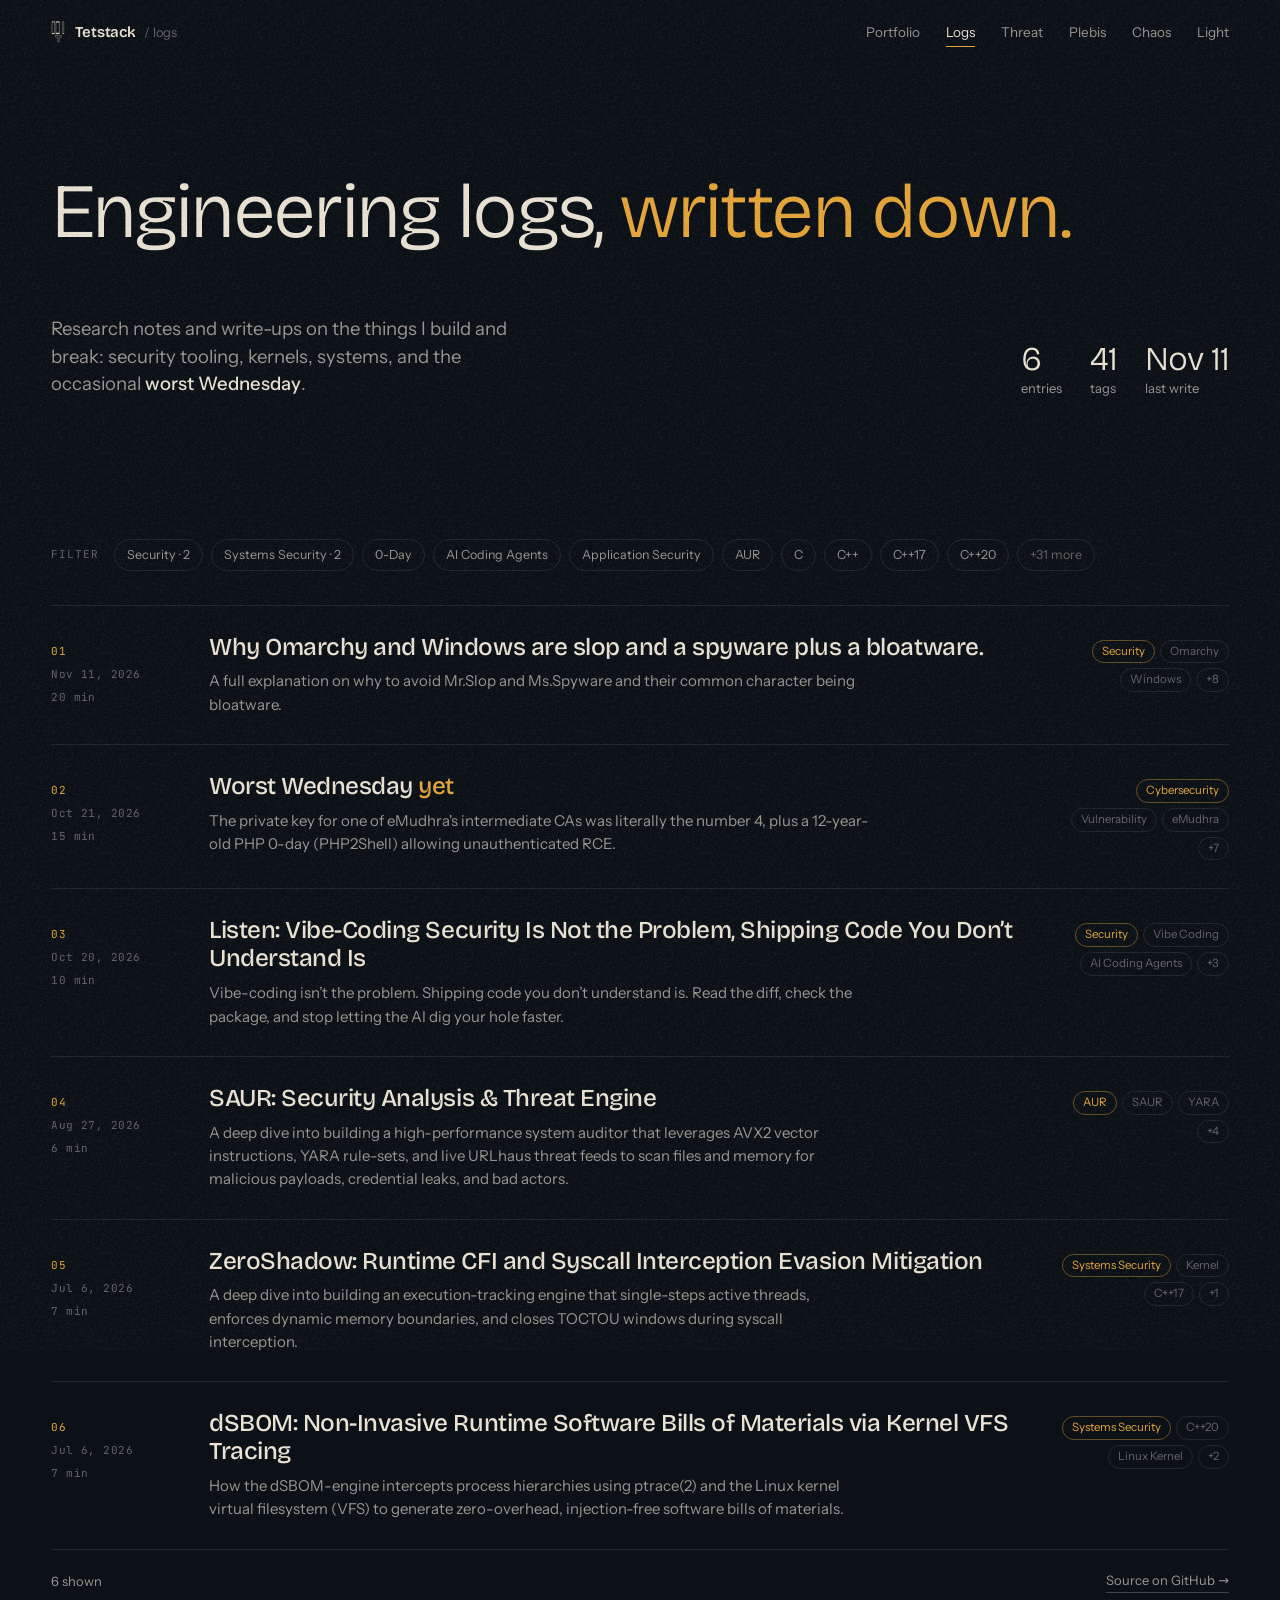
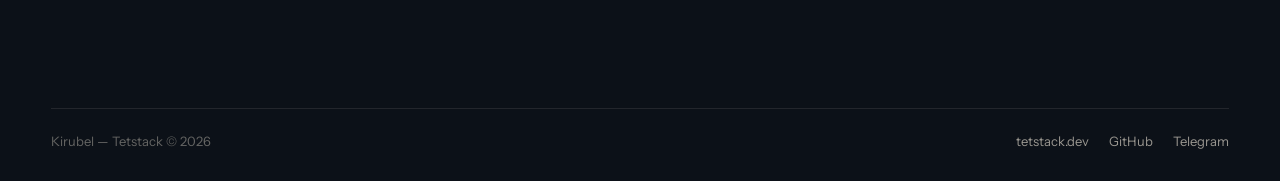
<file: index.html>
<!DOCTYPE html>
<html lang="en">
<head>
<meta charset="UTF-8">
<meta name="viewport" content="width=device-width, initial-scale=1.0, viewport-fit=cover">
<meta name="theme-color" content="#0c1118">
<meta name="description" content="Engineering logs by Kirubel (Tetstack): research notes and write-ups on security tooling, kernels and systems.">
<title>Tetstack — Engineering logs</title>
<link rel="canonical" href="https://logs.tetstack.dev/">
<meta property="og:type" content="website">
<meta property="og:site_name" content="Tetstack — Engineering logs">
<meta property="og:title" content="Engineering logs, written down.">
<meta property="og:description" content="Research notes and write-ups on security tooling, kernels, systems, and the occasional worst Wednesday.">
<meta property="og:url" content="https://logs.tetstack.dev/">
<meta property="og:image" content="https://logs.tetstack.dev/assets/og.jpg">
<meta property="og:image:width" content="1200">
<meta property="og:image:height" content="630">
<meta name="twitter:card" content="summary_large_image">
<meta name="twitter:title" content="Engineering logs, written down.">
<meta name="twitter:description" content="Research notes and write-ups on security tooling, kernels, systems, and the occasional worst Wednesday.">
<meta name="twitter:image" content="https://logs.tetstack.dev/assets/og.jpg">
<link rel="icon" href="/assets/favicon.svg" type="image/svg+xml">
<link rel="preload" href="/assets/fonts/bricolage-grotesque-latin-wght-normal.woff2" as="font" type="font/woff2" crossorigin>
<link rel="preload" href="/assets/fonts/instrument-sans-latin-400-normal.woff2" as="font" type="font/woff2" crossorigin>
<script>try{if(localStorage.getItem('tetstack-theme')==='light')document.documentElement.classList.add('light')}catch(e){}</script>
<link rel="stylesheet" href="/assets/tetstack.css">
<style>
.hero{padding:calc(120px + 6vh) 0 0}
.hero h1{font-family:var(--serif);font-weight:300;font-size:clamp(38px,6vw,92px);line-height:1;letter-spacing:-.035em;font-variation-settings:'opsz' 96}
.hero h1 em{font-style:normal;color:var(--acc)}
.hero-row{display:grid;grid-template-columns:1.1fr .9fr;gap:40px;margin-top:clamp(36px,5vw,64px);align-items:end}
.hero p{font-size:clamp(17px,1.45vw,21px);line-height:1.5;color:var(--fg-2);max-width:40ch}
.hero p b{font-weight:500;color:var(--fg)}
.stats{display:flex;gap:28px;justify-self:end;font-size:13px;color:var(--fg-2)}
.stats span{display:flex;flex-direction:column;gap:2px}
.stats b{font-family:var(--serif);font-weight:300;font-size:clamp(26px,2.6vw,38px);line-height:1;letter-spacing:-.03em;color:var(--fg)}
@media (max-width:860px){.hero-row{grid-template-columns:1fr;gap:26px}.stats{justify-self:start}}

.stream{padding:clamp(80px,11vw,150px) 0 0}
.filters{display:flex;flex-wrap:wrap;align-items:center;gap:8px;margin-bottom:clamp(22px,3vw,34px)}
.filters .mono{margin-right:8px}
.chip{font-size:12.5px;color:var(--fg-2);border:1px solid var(--line);border-radius:999px;padding:5px 12px;transition:color .25s,border-color .25s,background .25s}
.chip:hover{color:var(--fg);border-color:var(--line-2)}
.chip.on{background:var(--fg);color:var(--bg);border-color:var(--fg)}
.chip-more{color:var(--fg-3)}
#clear-tags{font-size:12.5px;color:var(--fg-3);margin-left:6px}#clear-tags:hover{color:var(--fg)}
#clear-tags[hidden]{display:none}
.posts{border-top:1px solid var(--line)}
.post{display:grid;grid-template-columns:130px 1fr 170px;gap:28px;align-items:baseline;padding:28px 0;border-bottom:1px solid var(--line);transition:opacity .35s}
.posts:hover .post{opacity:.45}.posts .post:hover{opacity:1}
.post[hidden]{display:none}
.post .d{font-family:var(--mono);font-size:11px;letter-spacing:.04em;color:var(--fg-3);display:flex;flex-direction:column;gap:6px}
.post .d i{font-style:normal;color:var(--acc)}
.post h2{font-family:var(--serif);font-weight:500;font-size:clamp(20px,1.9vw,27px);line-height:1.15;letter-spacing:-.02em}
.post h2 em{font-style:normal;color:var(--acc)}
.post p{margin-top:8px;font-size:15px;color:var(--fg-2);max-width:66ch;display:-webkit-box;-webkit-line-clamp:3;line-clamp:3;-webkit-box-orient:vertical;overflow:hidden}
.post .t{display:flex;flex-wrap:wrap;justify-content:flex-end;gap:5px;font-size:11.5px;color:var(--fg-3)}
.post .t span{border:1px solid var(--line);border-radius:999px;padding:2px 9px}
.post .t span:first-child{color:var(--acc);border-color:rgba(228,165,58,.4)}
html.light .post .t span:first-child{border-color:rgba(181,73,27,.4)}
.msg{padding:28px 0;font-size:14px;color:var(--fg-3)}
.msg.err{color:var(--red)}
.list-foot{display:flex;justify-content:space-between;align-items:center;padding-top:20px;font-size:13px;color:var(--fg-2)}
@media (max-width:860px){.post{grid-template-columns:1fr;gap:10px}.post .d{flex-direction:row;gap:14px}.post .t{justify-content:flex-start}}
</style>
</head>
<body>
<div id="grain" aria-hidden="true"></div>
<header class="nav">
  <a class="brand" href="https://tetstack.dev" aria-label="Tetstack home"><svg viewBox="0 0 120 192" fill="none" stroke-linecap="square" aria-hidden="true"><g class="lg-ink" stroke="#e9e2d3" fill="none"><path d="M30 40 V6 H8 V112 H30 V54" stroke-width="3.2"/><rect x="8" y="105" width="22" height="7" stroke="none" fill="#e9e2d3"/><rect x="8" y="6" width="22" height="4" stroke="none" fill="#e9e2d3"/><path d="M42 70 V6 H72 V112 H42 V82" stroke-width="3.2"/><rect x="42" y="6" width="30" height="6.5" stroke="none" fill="#e9e2d3"/><rect x="42" y="103" width="30" height="9" stroke="none" fill="#e9e2d3"/><path d="M102 6 H110 V112 H102 Z" stroke-width="2.6"/><rect x="102" y="106" width="8" height="6" stroke="none" fill="#e9e2d3"/><path d="M40.2 126.6 C53 125.6 74 125.9 88.4 127 L88.8 141.4 C83.6 141.1 76.6 140.9 70.8 141.6 L71.2 182.8 C66.6 183 61.6 183.2 58 183 L57.4 142 C50.6 141.6 44.6 141.8 40.8 140.8 Z" stroke-width="2.6" fill="none"/></g></svg>Tetstack <small>/ logs</small></a>
  <nav class="nav-links" aria-label="Sites">
    <a href="https://tetstack.dev">Portfolio</a>
    <a href="/" class="on keep">Logs</a>
    <a href="https://threat.tetstack.dev">Threat</a>
    <a href="https://plebis.tetstack.dev">Plebis</a>
    <a href="https://chaos.tetstack.dev">Chaos</a>
    <button type="button" id="theme" aria-pressed="false" aria-label="Switch to light theme">Light</button>
  </nav>
</header>

<main>
  <section class="hero wrap">
    <h1 class="rv">Engineering logs, <em>written down.</em></h1>
    <div class="hero-row">
      <p class="rv">Research notes and write-ups on the things I build and break: security tooling, kernels, systems, and the occasional <b>worst Wednesday</b>.</p>
      <div class="stats rv">
        <span><b id="stat-entries">—</b>entries</span>
        <span><b id="stat-tags">—</b>tags</span>
        <span><b id="stat-last">—</b>last write</span>
      </div>
    </div>
  </section>

  <section class="stream wrap" aria-label="Log entries">
    <div class="filters rv"><span class="mono">Filter</span><div id="tag-cloud" style="display:contents"></div><button type="button" id="clear-tags" hidden>clear ×</button></div>
    <div class="posts rv" id="posts-container"><p class="msg">Loading entries…</p></div>
    <div class="list-foot rv"><span><span id="shown-count">0</span> shown</span><a class="ul" href="https://github.com/PicasoTheDeal/Engineering-logs" target="_blank" rel="noopener noreferrer">Source on GitHub →</a></div>
  </section>

  <footer class="foot wrap">
    <span>Kirubel — Tetstack © 2026</span>
    <nav>
      <a href="https://tetstack.dev">tetstack.dev</a>
      <a href="https://github.com/PicasoTheDeal" target="_blank" rel="noopener noreferrer">GitHub</a>
      <a href="https://t.me/Tetstack" target="_blank" rel="noopener noreferrer">Telegram</a>
    </nav>
  </footer>
</main>

<script src="/assets/tetstack.js"></script>
<script>
function escapeHtml(s){
  return String(s == null ? '' : s).replace(/[&<>"']/g, c => ({'&':'&amp;','<':'&lt;','>':'&gt;','"':'&quot;',"'":'&#39;'}[c]));
}
function parseDate(str){
  if (!str) return null;
  const d = new Date(str);
  return isNaN(d.getTime()) ? null : d;
}
const MONTHS = ['Jan','Feb','Mar','Apr','May','Jun','Jul','Aug','Sep','Oct','Nov','Dec'];
function fmtDate(d){ return d ? MONTHS[d.getMonth()] + ' ' + d.getDate() + ', ' + d.getFullYear() : '—'; }
function shortDate(d){ return d ? MONTHS[d.getMonth()] + ' ' + d.getDate() : '—'; }
function tagsOf(log){ return (log.category || 'Systems').split(',').map(t => t.trim()).filter(Boolean); }
function setText(id, v){ const el = document.getElementById(id); if (el) el.textContent = String(v); }

const active = new Set();
const MAX_CHIPS = 10;

function renderEntry(log, idx){
  const d = parseDate(log.date);
  const tags = tagsOf(log);
  const a = document.createElement('a');
  a.className = 'post';
  a.href = '/post.html?id=' + encodeURIComponent(log.id);
  a.dataset.tags = JSON.stringify(tags.map(t => t.toLowerCase()));
  a.innerHTML =
    '<span class="d"><i>' + String(idx + 1).padStart(2, '0') + '</i><span>' + fmtDate(d) + '</span><span>' + escapeHtml(String(log.readTime || '?')) + ' min</span></span>' +
    '<span><h2>' + escapeHtml(log.title || 'untitled').replace(/\*([^*]+)\*/g, '<em>$1</em>') + '</h2><p>' + escapeHtml(log.excerpt || '') + '</p></span>' +
    '<span class="t">' + tags.slice(0, 3).map(t => '<span>' + escapeHtml(t) + '</span>').join('') + (tags.length > 3 ? '<span>+' + (tags.length - 3) + '</span>' : '') + '</span>';
  return a;
}

function applyFilter(){
  let shown = 0;
  document.querySelectorAll('#posts-container .post').forEach(el => {
    const tags = JSON.parse(el.dataset.tags || '[]');
    const ok = !active.size || tags.some(t => active.has(t));
    el.hidden = !ok;
    if (ok) shown++;
  });
  setText('shown-count', shown);
  document.getElementById('clear-tags').hidden = !active.size;
  document.querySelectorAll('.chip').forEach(c => c.classList.toggle('on', active.has(c.dataset.tag)));
}

async function fetchLogs(){
  const postsContainer = document.getElementById('posts-container');
  const tagCloud = document.getElementById('tag-cloud');
  try {
    const res = await fetch('/posts.json', { cache: 'no-cache' });
    if (!res.ok) throw new Error(res.status);
    const logs = await res.json();
    postsContainer.innerHTML = '';
    tagCloud.innerHTML = '';
    if (!Array.isArray(logs) || !logs.length){
      postsContainer.innerHTML = '<p class="msg">Nothing here yet.</p>';
      return;
    }
    const sorted = [...logs].sort((a, b) => (parseDate(b.date) || 0) - (parseDate(a.date) || 0));
    const tagCount = new Map();
    sorted.forEach((log, i) => {
      tagsOf(log).forEach(t => { const k = t.toLowerCase(); tagCount.set(k, { label: t, n: ((tagCount.get(k) || {}).n || 0) + 1 }); });
      postsContainer.appendChild(renderEntry(log, i));
    });
    const ranked = [...tagCount.entries()].sort((a, b) => b[1].n - a[1].n || a[1].label.localeCompare(b[1].label));
    let expanded = false;
    function drawChips(){
      tagCloud.innerHTML = '';
      (expanded ? ranked : ranked.slice(0, MAX_CHIPS)).forEach(([k, v]) => {
        const chip = document.createElement('button');
        chip.type = 'button';
        chip.className = 'chip' + (active.has(k) ? ' on' : '');
        chip.dataset.tag = k;
        chip.textContent = v.label + (v.n > 1 ? ' · ' + v.n : '');
        chip.addEventListener('click', () => { active.has(k) ? active.delete(k) : active.add(k); applyFilter(); });
        tagCloud.appendChild(chip);
      });
      if (ranked.length > MAX_CHIPS){
        const more = document.createElement('button');
        more.type = 'button'; more.className = 'chip chip-more';
        more.textContent = expanded ? 'less' : '+' + (ranked.length - MAX_CHIPS) + ' more';
        more.addEventListener('click', () => { expanded = !expanded; drawChips(); });
        tagCloud.appendChild(more);
      }
    }
    drawChips();
    setText('stat-entries', logs.length);
    setText('stat-tags', tagCount.size);
    setText('stat-last', shortDate(parseDate(sorted[0].date)));
    applyFilter();
    TS.reveal(postsContainer);
  } catch (e){
    postsContainer.innerHTML = '<p class="msg err">Couldn’t load the entries.</p>';
  }
}
document.getElementById('clear-tags').addEventListener('click', () => { active.clear(); applyFilter(); });
document.addEventListener('DOMContentLoaded', fetchLogs);
</script>
</body>
</html>
</file>
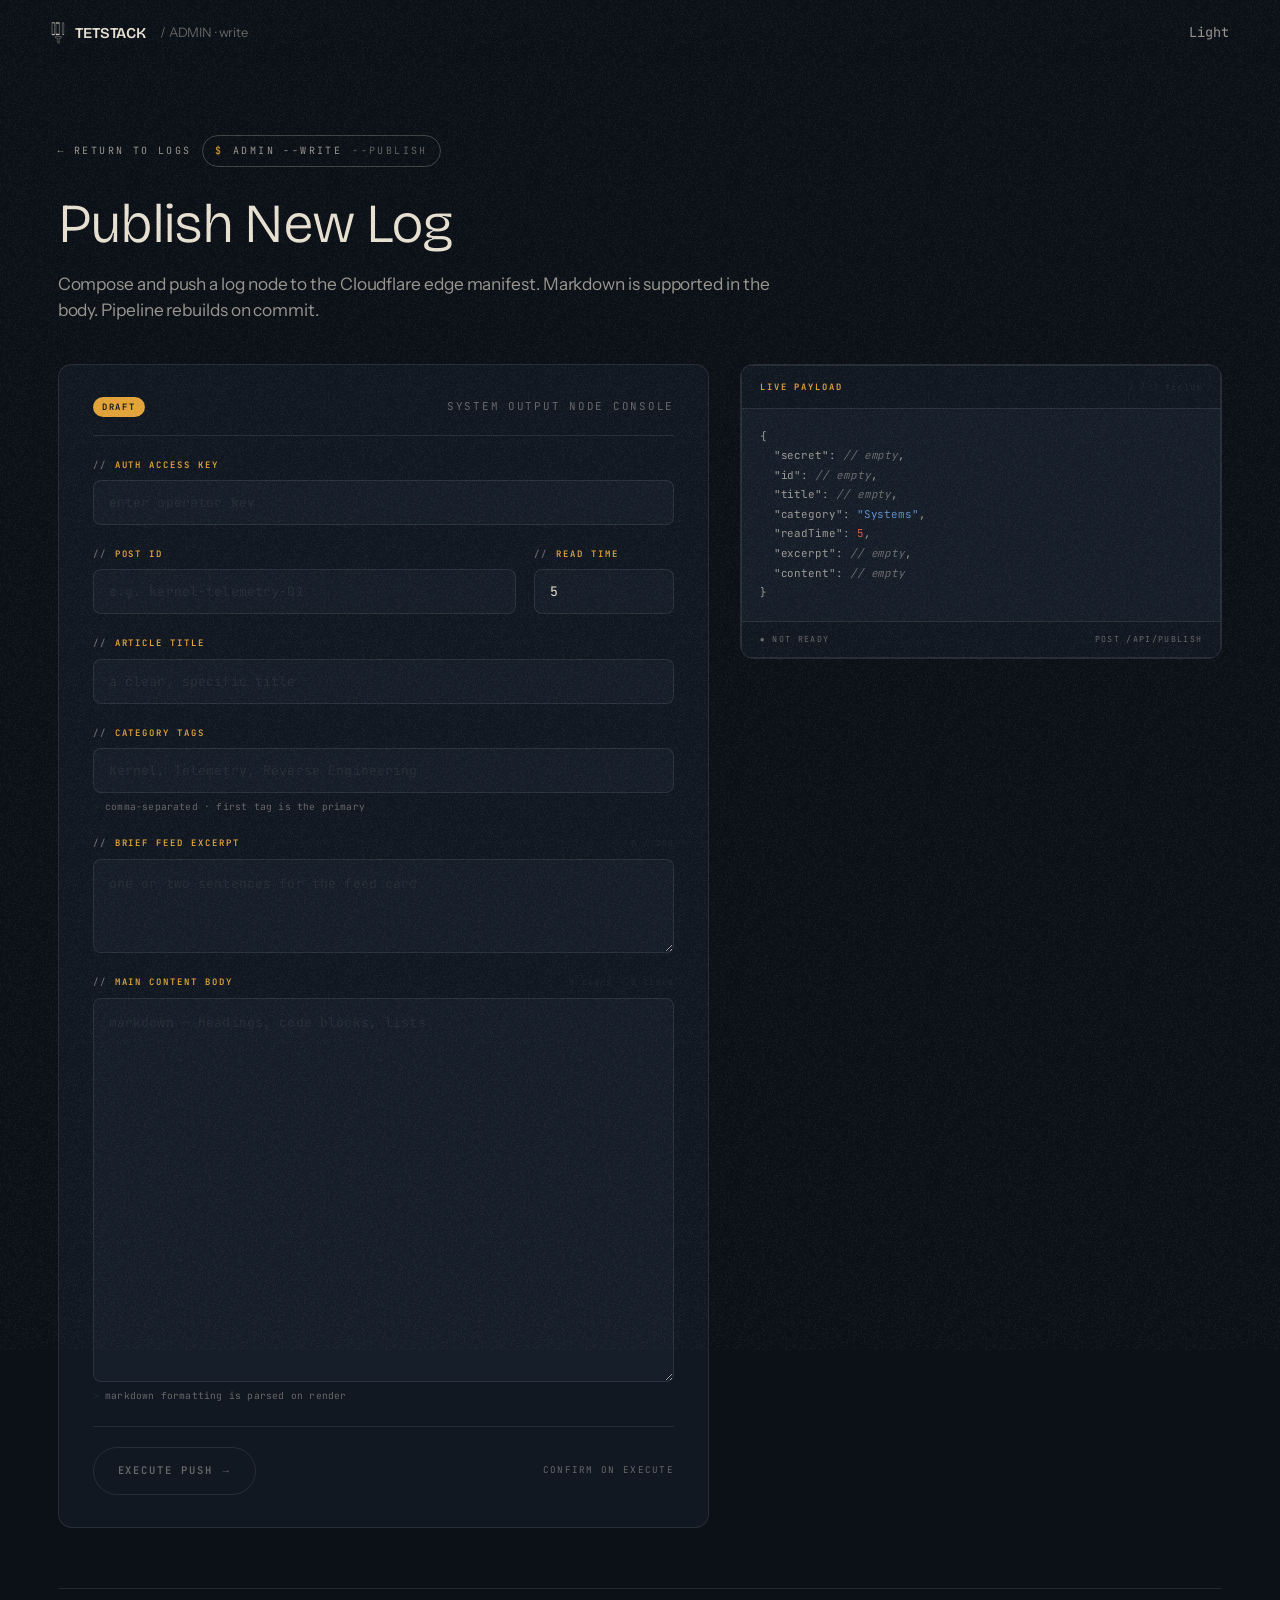
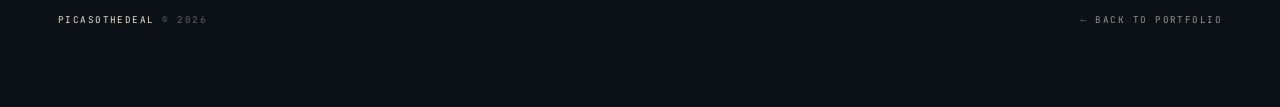
<file: admin/index.html>
<!DOCTYPE html>
<html lang="en">
<head>
<meta charset="UTF-8">
<meta name="theme-color" content="#0c1118">
<meta name="robots" content="noindex">
<meta name="viewport" content="width=device-width, initial-scale=1.0">
<title>Systems Console — Node Writer</title>
<script>try{if(localStorage.getItem('tetstack-theme')==='light')document.documentElement.classList.add('light')}catch(e){}</script>
<link rel="icon" href="/assets/favicon.svg" type="image/svg+xml">
<link rel="stylesheet" href="/assets/tetstack.css?v=2">
<style>
:root{
  --white:#ffffff;
  --lime-cream:#e7ff8d;
  --chartreuse:#ceff1a;
  --forest-moss:#67800d;
  --black:#000000;

  --bg:#233D4D;
  --fg:#ffffff;
  --fg-dim:rgba(255,255,255,.62);
  --fg-faint:rgba(255,255,255,.36);
  --fg-ghost:rgba(255,255,255,.14);
  --line:rgba(255,255,255,.14);
  --line-hi:rgba(255,255,255,.34);

  --font-mono:'JetBrains Mono','SF Mono','Cascadia Code','Consolas',monospace;
  --font-serif:'Instrument Serif',Georgia,'Times New Roman',serif;
  --font-pixel:'Press Start 2P',system-ui;

  --ease:cubic-bezier(.22,1,.36,1);

  --dune-bg:none;
}

*,*::before,*::after{box-sizing:border-box;margin:0;padding:0;}

html{background:var(--bg);font-size:16px;-webkit-font-smoothing:antialiased;-moz-osx-font-smoothing:grayscale;}

body{
  min-height:100vh;
  background:var(--bg);
  color:var(--fg);
  font-family:var(--font-mono);
  font-weight:400;
  line-height:1.6;
  letter-spacing:-.005em;
}

::selection{background:var(--chartreuse); color:var(--black);}

#bg-canvas{position:fixed; inset:0; z-index:0; pointer-events:none; opacity:.34;}

.topbar{
  position:fixed; top:0; left:0; right:0; z-index:65;
  display:flex; align-items:center; justify-content:space-between;
  padding:22px clamp(24px,3.4vw,60px);
  pointer-events:none;
  border-bottom:1px solid rgba(255,255,255,.06);
  box-shadow:0 8px 32px rgba(0,0,0,.55);
  backdrop-filter:blur(14px) saturate(1.4);
  -webkit-backdrop-filter:blur(14px) saturate(1.4);
}
.wordmark{
  font-family:var(--font-pixel);
  font-size:.7rem;
  letter-spacing:.04em;
  color:var(--white);
  text-decoration:none;
  pointer-events:auto;
}
.wordmark .dot{color:var(--chartreuse);}
.wordmark .slash{color:rgba(255,255,255,.35); margin:0 3px; font-family:var(--font-mono); font-weight:400;}
.top-meta{
  display:flex; align-items:center; gap:14px;
  font-family:var(--font-mono);
  font-size:.62rem;
  letter-spacing:.2em;
  text-transform:uppercase;
  color:rgba(255,255,255,.55);
}
.top-meta .sep{color:rgba(255,255,255,.2);}

.page-wrapper{
  position:relative;
  z-index:2;
  max-width:1280px;
  margin:0 auto;
  padding:clamp(96px,13vh,140px) clamp(24px,4.5vw,80px) 80px;
}

.back-link{
  position:relative;
  display:inline-flex;
  align-items:center;
  gap:8px;
  font-family:var(--font-mono);
  font-size:.62rem;
  letter-spacing:.22em;
  text-transform:uppercase;
  color:var(--fg-dim);
  text-decoration:none;
  padding-bottom:3px;
  margin-bottom:34px;
  transition:color .3s var(--ease);
}
.back-link i{font-size:.82rem; color:var(--fg-faint); transition:color .3s var(--ease), transform .35s var(--ease);}
.back-link::after{
  content:'';
  position:absolute; left:0; bottom:0;
  width:100%; height:1px;
  background:var(--chartreuse);
  transform:scaleX(0);
  transform-origin:left;
  transition:transform .45s var(--ease);
}
.back-link:hover{color:var(--white);}
.back-link:hover i{color:var(--chartreuse); transform:translateX(-3px);}
.back-link:hover::after{transform:scaleX(1);}

.console-prompt{
  display:flex;
  align-items:center;
  gap:10px;
  font-family:var(--font-mono);
  font-size:.72rem;
  color:var(--forest-moss);
  margin-bottom:22px;
  letter-spacing:.02em;
}
.console-prompt .path{color:var(--fg-faint);}
.console-prompt .dollar{color:var(--chartreuse);}

.console-title{
  font-family:var(--font-mono);
  font-size:clamp(1.6rem,4vw,2.6rem);
  font-weight:600;
  letter-spacing:-.04em;
  line-height:1.1;
  color:var(--white);
  margin-bottom:14px;
}
.console-title .caret{
  display:inline-block;
  width:.42em; height:.9em;
  background:var(--chartreuse);
  vertical-align:-.05em;
  margin-left:6px;
  animation:caret 1.1s steps(2,start) infinite;
}
@keyframes caret{0%,49%{opacity:1;}50%,100%{opacity:0;}}

.console-sub{
  font-family:var(--font-mono);
  font-size:.78rem;
  line-height:1.8;
  color:var(--fg-dim);
  max-width:60ch;
  margin-bottom:clamp(32px,4.5vh,48px);
}

.console-grid{
  display:grid;
  grid-template-columns:minmax(0,1.35fr) minmax(0,1fr);
  gap:clamp(20px,2.4vw,32px);
  align-items:start;
}

.panel{
  border:1px solid var(--line);
  padding:clamp(22px,3.4vw,32px) clamp(22px,3.2vw,34px);
  display:flex;
  flex-direction:column;
  gap:22px;
}

.panel-head{
  display:flex;
  align-items:center;
  gap:14px;
  padding-bottom:18px;
  border-bottom:1px solid var(--line);
}
.panel-badge{
  display:inline-flex;
  align-items:center;
  gap:8px;
  font-family:var(--font-mono);
  font-size:.55rem;
  font-weight:600;
  letter-spacing:.22em;
  text-transform:uppercase;
  color:var(--black);
  background:var(--chartreuse);
  padding:3px 9px;
}
.panel-head-title{
  font-family:var(--font-mono);
  font-size:.68rem;
  letter-spacing:.16em;
  text-transform:uppercase;
  color:var(--fg-faint);
  margin-left:auto;
}

.field{display:flex; flex-direction:column; gap:8px;}

.field-label{
  font-family:var(--font-mono);
  font-size:.56rem;
  font-weight:600;
  letter-spacing:.22em;
  text-transform:uppercase;
  color:var(--chartreuse);
  display:flex;
  align-items:center;
  gap:8px;
}
.field-label::before{content:'// '; color:var(--forest-moss);}
.field-label .field-count{
  margin-left:auto;
  font-size:.52rem;
  letter-spacing:.14em;
  color:var(--fg-ghost);
  font-weight:500;
  text-transform:none;
}

.field-hint{
  font-family:var(--font-mono);
  font-size:.6rem;
  color:var(--fg-faint);
  letter-spacing:.02em;
  margin-top:-2px;
}
.field-hint::before{content:'> '; color:var(--fg-ghost);}

input[type="password"],
input[type="text"],
input[type="number"],
textarea{
  width:100%;
  border:1px solid var(--line);
  padding:13px 15px;
  color:var(--white);
  font-family:var(--font-mono);
  font-size:.82rem;
  letter-spacing:.01em;
  caret-color:var(--chartreuse);
  transition:border-color .3s var(--ease), box-shadow .3s var(--ease);
  outline:none;
  resize:vertical;
  background-color:#233D4D;
  background-image:
    linear-gradient(rgba(35,61,77,0.88), rgba(35,61,77,0.88)),
    var(--dune-bg);
  background-size:cover;
  background-position:center;
  background-repeat:no-repeat;
}
textarea{line-height:1.7; min-height:80px;}
input::placeholder, textarea::placeholder{color:var(--fg-ghost);}
input:hover, textarea:hover{border-color:var(--line-hi);}
input:focus, textarea:focus{
  border-color:var(--chartreuse);
  box-shadow:0 0 0 3px rgba(206,255,26,.12);
}

.field-row{
  display:grid;
  grid-template-columns:1fr 140px;
  gap:18px;
}

.actions{
  display:flex;
  align-items:center;
  gap:14px;
  padding-top:20px;
  border-top:1px solid var(--line);
  flex-wrap:wrap;
}

.btn{
  display:inline-flex;
  align-items:center;
  gap:10px;
  padding:13px 24px;
  font-family:var(--font-mono);
  font-size:.66rem;
  font-weight:600;
  letter-spacing:.18em;
  text-transform:uppercase;
  cursor:pointer;
  border:1px solid;
  background:transparent;
  transition:all .3s var(--ease);
}
.btn i{font-size:.9rem; transition:transform .35s var(--ease);}

.btn-primary{
  background:var(--chartreuse);
  color:var(--black);
  border-color:var(--chartreuse);
}
.btn-primary:hover:not(:disabled){
  background:transparent;
  color:var(--chartreuse);
  border-color:var(--chartreuse);
}
.btn-primary:hover:not(:disabled) i{transform:translateX(4px);}
.btn-primary:disabled{
  background:transparent;
  color:var(--fg-ghost);
  border-color:var(--line);
  cursor:not-allowed;
  opacity:.55;
}

.btn-note{
  font-family:var(--font-mono);
  font-size:.58rem;
  letter-spacing:.14em;
  text-transform:uppercase;
  color:var(--fg-faint);
  margin-left:auto;
}

.status{
  display:none;
  padding:14px 18px;
  border:1px solid var(--line);
  font-family:var(--font-mono);
  font-size:.74rem;
  line-height:1.7;
  letter-spacing:.01em;
  word-break:break-word;
}
.status.visible{display:block;}
.status-pending{border-color:var(--line-hi); color:var(--chartreuse);}
.status-ok{border-color:var(--chartreuse); color:var(--lime-cream);}
.status-err{border-color:var(--white); background:var(--white); color:var(--black); background-image:none;}
.status .status-prefix{font-weight:700; margin-right:6px;}

.payload-panel{
  position:sticky;
  top:88px;
  display:flex;
  flex-direction:column;
  gap:0;
}
.payload-head{
  display:flex;
  align-items:center;
  gap:12px;
  padding:14px 18px;
  border:1px solid var(--line);
  border-bottom:none;
}
.payload-head .payload-label{
  font-family:var(--font-mono);
  font-size:.55rem;
  font-weight:600;
  letter-spacing:.22em;
  text-transform:uppercase;
  color:var(--chartreuse);
}
.payload-head .payload-count{
  margin-left:auto;
  font-family:var(--font-mono);
  font-size:.55rem;
  letter-spacing:.14em;
  color:var(--fg-ghost);
}

.payload-body{
  border:1px solid var(--line);
  padding:18px;
  max-height:520px;
  overflow:auto;
  scrollbar-width:thin;
  scrollbar-color:rgba(255,255,255,.18) transparent;
}
.payload-body::-webkit-scrollbar{width:6px;}
.payload-body::-webkit-scrollbar-thumb{background:rgba(255,255,255,.18);}

.payload-code{
  font-family:var(--font-mono);
  font-size:.68rem;
  line-height:1.8;
  color:var(--fg-dim);
  white-space:pre-wrap;
  word-break:break-word;
  margin:0;
}
.payload-code .pk{color:var(--fg-faint);}
.payload-code .pv-string{color:var(--lime-cream);}
.payload-code .pv-number{color:var(--chartreuse);}
.payload-code .pv-empty{color:var(--fg-ghost); font-style:italic;}
.payload-code .pv-comma{color:var(--fg-ghost);}
.payload-code .pv-brace{color:var(--fg-faint);}

.payload-foot{
  border:1px solid var(--line);
  border-top:none;
  padding:11px 18px;
  display:flex;
  justify-content:space-between;
  gap:12px;
  font-family:var(--font-mono);
  font-size:.52rem;
  letter-spacing:.16em;
  text-transform:uppercase;
  color:var(--fg-faint);
}
.payload-foot .payload-ok{color:var(--lime-cream);}
.payload-foot .payload-bad{color:var(--fg-ghost);}

.topbar,
.panel,
.payload-head,
.payload-body,
.payload-foot{
  background-color:#233D4D;
  background-image:
    linear-gradient(rgba(35,61,77,0.72), rgba(35,61,77,0.72)),
    var(--dune-bg);
  background-size:cover;
  background-position:center;
  background-repeat:no-repeat;
}

.payload-body,
.status{
  background-image:
    linear-gradient(rgba(35,61,77,0.88), rgba(35,61,77,0.88)),
    var(--dune-bg);
}
.status.visible{
  background-color:#233D4D;
  background-image:
    linear-gradient(rgba(35,61,77,0.88), rgba(35,61,77,0.88)),
    var(--dune-bg);
  background-size:cover;
  background-position:center;
  background-repeat:no-repeat;
}
.status.status-err{
  background-color:var(--white);
  background-image:none;
}

.page-footer{
  border-top:1px solid var(--line);
  margin-top:60px;
  padding-top:24px;
  display:flex;
  justify-content:space-between;
  flex-wrap:wrap;
  gap:12px;
  font-family:var(--font-mono);
  font-size:.58rem;
  letter-spacing:.16em;
  text-transform:uppercase;
  color:var(--fg-faint);
}
.page-footer .brand-mark{color:var(--lime-cream);}
.page-footer a{
  color:var(--fg-dim);
  text-decoration:none;
  border-bottom:1px solid transparent;
  transition:color .3s, border-color .3s;
}
.page-footer a:hover{color:var(--chartreuse); border-bottom-color:var(--chartreuse);}

@media (max-width:960px){
  .console-grid{grid-template-columns:1fr;}
  .payload-panel{position:static;}
  .payload-body{max-height:none;}
}

@media (max-width:680px){
  .top-meta{display:none;}
  .page-wrapper{padding-top:96px;}
  .field-row{grid-template-columns:1fr;}
  .btn-note{display:none;}
}
</style>
<link rel="stylesheet" href="/assets/admin-skin.css?v=2">
</head>
<body>


<div id="studio" aria-hidden="true"></div>
<div id="grain" aria-hidden="true"></div>

<header class="hud">
  <a class="brand" href="/" aria-label="Engineering logs"><svg class="logo" viewBox="0 0 120 192" fill="none" stroke-linecap="square" aria-hidden="true"><g class="lg-shadow" stroke="#5e625b" fill="none"><path d="M10.5 9 V114.5 H32.5 V9 Z" stroke-width="3" fill="none"/><path d="M44.5 9 V114.5 H74.5 V9 Z" stroke-width="3" fill="none"/><path d="M104.5 9 V114.5 H112.5 V9 Z" stroke-width="2.4" fill="none"/><path d="M42.6 129.2 C55 128.4 76 128.6 90.8 129.6 L91.2 144 C86 143.8 79 143.6 73.2 144.2 L73.6 185.4 C69 185.6 64 185.8 60.4 185.6 L59.8 144.6 C53 144.2 47 144.4 43.2 143.4 Z" stroke-width="3" fill="none"/></g><g class="lg-ink" stroke="#ecebe2" fill="none"><path d="M30 40 V6 H8 V112 H30 V54" stroke-width="3.2"/><rect x="8" y="105" width="22" height="7" stroke="none" fill="#ecebe2"/><rect x="8" y="6" width="22" height="4" stroke="none" fill="#ecebe2"/><path d="M42 70 V6 H72 V112 H42 V82" stroke-width="3.2"/><rect x="42" y="6" width="30" height="6.5" stroke="none" fill="#ecebe2"/><rect x="42" y="103" width="30" height="9" stroke="none" fill="#ecebe2"/><path d="M102 6 H110 V112 H102 Z" stroke-width="2.6"/><rect x="102" y="106" width="8" height="6" stroke="none" fill="#ecebe2"/><path d="M40.2 126.6 C53 125.6 74 125.9 88.4 127 L88.8 141.4 C83.6 141.1 76.6 140.9 70.8 141.6 L71.2 182.8 C66.6 183 61.6 183.2 58 183 L57.4 142 C50.6 141.6 44.6 141.8 40.8 140.8 Z" stroke-width="2.6" fill="none"/></g><g class="lg-ghost" stroke="#b5bba8" fill="none" opacity=".42"><path d="M34.5 10 H37.5 V107 H34.5 Z" stroke-width="1.4" fill="none"/><path d="M77 10 H97 V106 H77 Z" stroke-width="2.6" fill="none"/><rect x="77" y="96" width="20" height="10" stroke="none" fill="#b5bba8"/></g></svg><span class="chrome-t">TETSTACK</span><span class="brand-sub">/ ADMIN · write</span></a>
  <div class="hud-r">
    <button class="key theme-key" type="button" id="theme-toggle" aria-pressed="false" aria-label="Switch to light theme"><span class="tk-ico" aria-hidden="true"></span><span class="tk-lbl" id="theme-lbl">LIGHT</span></button>
    <div class="lcd-mini" aria-hidden="true"><span class="lcd-lbl">MODE</span><span class="seg">WRITE</span><span class="lcd-lbl">TIME</span><span class="seg" id="hud-clock">00:00:00</span></div>
  </div>
</header>

<div class="page-wrapper">

  <a href="/" class="back-link">
    <span>←</span>
    return to logs
  </a>

  <div class="console-prompt">
    <span class="dollar">$</span>
    <span>admin --write</span>
    <span class="path">--publish</span>
  </div>

  <h1 class="console-title">Publish New Log<span class="caret"></span></h1>
  <p class="console-sub">
    Compose and push a log node to the Cloudflare edge manifest.
    Markdown is supported in the body. Pipeline rebuilds on commit.
  </p>

  <div class="console-grid">

    <form class="panel" id="write-form" autocomplete="off" onsubmit="commitLogNode(event);">
      <div class="panel-head">
        <span class="panel-badge">Draft</span>
        <span class="panel-head-title">System Output Node Console</span>
      </div>

      <div class="field">
        <label class="field-label" for="secret">Auth Access Key</label>
        <input type="password" id="secret" name="secret" autocomplete="current-password" spellcheck="false" placeholder="enter operator key">
      </div>

      <div class="field-row">
        <div class="field">
          <label class="field-label" for="id">Post ID</label>
          <input type="text" id="id" name="id" autocomplete="off" spellcheck="false" placeholder="e.g. kernel-telemetry-01">
        </div>
        <div class="field">
          <label class="field-label" for="readTime">Read Time</label>
          <input type="number" id="readTime" name="readTime" value="5" min="1" max="120">
        </div>
      </div>

      <div class="field">
        <label class="field-label" for="title">Article Title</label>
        <input type="text" id="title" name="title" autocomplete="off" placeholder="a clear, specific title">
      </div>

      <div class="field">
        <label class="field-label" for="category">Category Tags</label>
        <input type="text" id="category" name="category" autocomplete="off" placeholder="Kernel, Telemetry, Reverse Engineering">
        <span class="field-hint">comma-separated · first tag is the primary</span>
      </div>

      <div class="field">
        <label class="field-label" for="excerpt">
          Brief Feed Excerpt
          <span class="field-count" id="excerpt-count">0 / 200</span>
        </label>
        <textarea id="excerpt" name="excerpt" rows="3" placeholder="one or two sentences for the feed card"></textarea>
      </div>

      <div class="field">
        <label class="field-label" for="content">
          Main Content Body
          <span class="field-count" id="content-count">0 chars · 0 lines</span>
        </label>
        <textarea id="content" name="content" rows="16" placeholder="markdown — headings, code blocks, lists"></textarea>
        <span class="field-hint">markdown formatting is parsed on render</span>
      </div>

      <div class="actions">
        <button type="submit" id="publish-btn" class="btn btn-primary" disabled>
          Execute Push <span>→</span>
        </button>
        <span class="btn-note">confirm on execute</span>
      </div>

      <div id="status" class="status" role="status" aria-live="polite"></div>
    </form>

    <aside class="payload-panel" aria-label="Payload preview">
      <div class="payload-head">
        <span class="payload-label">Live Payload</span>
        <span class="payload-count" id="payload-count">0 fields</span>
      </div>
      <div class="payload-body">
        <pre class="payload-code" id="payload-code"><span class="pv-brace">{</span>
  <span class="pk">"secret"</span>:  <span class="pv-empty">// empty</span>
<span class="pv-brace">}</span></pre>
      </div>
      <div class="payload-foot">
        <span id="payload-state" class="payload-bad">● not ready</span>
        <span>POST /api/publish</span>
      </div>
    </aside>
  </div>

  <footer class="page-footer">
    <span><span class="brand-mark">PicasoTheDeal</span> © 2026</span>
    <span><a href="https://tetstack.dev">← back to portfolio</a></span>
  </footer>
</div>

<script src="/assets/tetstack.js"></script>
<script>

function escapeHtml(s){
  return String(s == null ? '' : s).replace(/[&<>"']/g, c => ({
    '&':'&amp;','<':'&lt;','>':'&gt;','"':'&quot;',"'":'&#39;'
  }[c]));
}

function gatherPayload(){
  return {
    secret:   document.getElementById('secret').value,
    id:       document.getElementById('id').value.trim(),
    title:    document.getElementById('title').value.trim(),
    category: document.getElementById('category').value.trim() || 'Systems',
    readTime: document.getElementById('readTime').value || '5',
    excerpt:  document.getElementById('excerpt').value.trim(),
    content:  document.getElementById('content').value
  };
}

function renderPayload(){
  const p = gatherPayload();
  const codeEl  = document.getElementById('payload-code');
  const countEl = document.getElementById('payload-count');
  const stateEl = document.getElementById('payload-state');
  if (!codeEl) return;

  const entries = [
    ['secret',   p.secret   ? '[redacted:' + p.secret.length + ' chars]' : '', 'redact'],
    ['id',       p.id,       'string'],
    ['title',    p.title,    'string'],
    ['category', p.category, 'string'],
    ['readTime', String(p.readTime), 'number'],
    ['excerpt',  p.excerpt,  'string'],
    ['content',  p.content,  'string']
  ];

  const lines = ['<span class="pv-brace">{</span>'];
  entries.forEach((e, i) => {
    const key = e[0];
    const val = e[1];
    const kind = e[2];
    const comma = i < entries.length - 1 ? ',' : '';
    let valHTML;
    if (kind === 'redact'){
      valHTML = val
        ? '<span class="pv-string">"' + escapeHtml(val) + '"</span>'
        : '<span class="pv-empty">// empty</span>';
    } else if (kind === 'number'){
      valHTML = '<span class="pv-number">' + escapeHtml(val) + '</span>';
    } else if (!val){
      valHTML = '<span class="pv-empty">// empty</span>';
    } else {
      const shown = val.length > 80 ? val.slice(0, 80) + '…' : val;
      valHTML = '<span class="pv-string">"' + escapeHtml(shown) + '"</span>';
    }
    lines.push('  <span class="pk">"' + key + '"</span>: ' + valHTML + '<span class="pv-comma">' + comma + '</span>');
  });
  lines.push('<span class="pv-brace">}</span>');

  codeEl.innerHTML = lines.join('\n');

  const filled = entries.filter(e => {
    if (e[0] === 'readTime') return true;
    return String(e[1] || '').length > 0;
  }).length;

  if (countEl) countEl.textContent = filled + ' / ' + entries.length + ' fields';

  const ready = p.secret && p.id && p.title && p.excerpt && p.content;
  if (stateEl){
    stateEl.textContent = ready ? '● ready' : '● not ready';
    stateEl.className   = ready ? 'payload-ok' : 'payload-bad';
  }
}

function updateCounters(){
  const ex = document.getElementById('excerpt');
  const exCount = document.getElementById('excerpt-count');
  if (ex && exCount){
    const v = ex.value;
    exCount.textContent = v.length + ' / 200';
    exCount.style.color = v.length > 200 ? 'var(--lime-cream)' : '';
  }

  const ct = document.getElementById('content');
  const ctCount = document.getElementById('content-count');
  if (ct && ctCount){
    const v = ct.value;
    const lines = v ? v.split('\n').length : 0;
    ctCount.textContent = v.length + ' chars · ' + lines + ' lines';
  }
}

function refreshSubmitState(){
  const btn = document.getElementById('publish-btn');
  if (!btn) return;
  const p = gatherPayload();
  const ready = p.secret && p.id && p.title && p.excerpt && p.content;
  btn.disabled = !ready;
}

function bindLivePreview(){
  const ids = ['secret','id','title','category','readTime','excerpt','content'];
  ids.forEach(id => {
    const el = document.getElementById(id);
    if (el){
      el.addEventListener('input', () => {
        updateCounters();
        renderPayload();
        refreshSubmitState();
      });
    }
  });
}

function setStatus(kind, prefix, msg){
  const el = document.getElementById('status');
  if (!el) return;
  el.className = 'status visible status-' + kind;
  el.innerHTML = '<span class="status-prefix">[' + prefix + ']</span>' + msg;
}

async function commitLogNode(event){
  if (event) event.preventDefault();

  const p = gatherPayload();

  if (!p.secret || !p.id || !p.title || !p.excerpt || !p.content){
    setStatus('err', '-', 'all fields are required.');
    return;
  }

  if (!confirm("Push node '" + p.id + "' to the edge manifest? Pipeline will rebuild.")) return;

  setStatus('pending', '*', 'transmitting packet matrix to Cloudflare edge…');

  try {
    const res = await fetch('/api/publish', {
      method: 'POST',
      headers: { 'Content-Type': 'application/json' },
      body: JSON.stringify(p)
    });

    let output = {};
    try { output = await res.json(); } catch (_) {}

    if (res.ok){
      setStatus('ok', '+', 'node synchronization complete. pipeline rebuilding.');
      document.getElementById('content').value = '';
      updateCounters();
      renderPayload();
      refreshSubmitState();
    } else {
      setStatus('err', '-', 'pipeline rejection: ' + (output.error || res.status + ' ' + res.statusText));
    }
  } catch (e){
    setStatus('err', '-', 'network execution error. is the Cloudflare function active?');
  }
}

document.addEventListener('DOMContentLoaded', () => {
  bindLivePreview();
  updateCounters();
  renderPayload();
  refreshSubmitState();
});
</script>
</body>
</html>
</file>
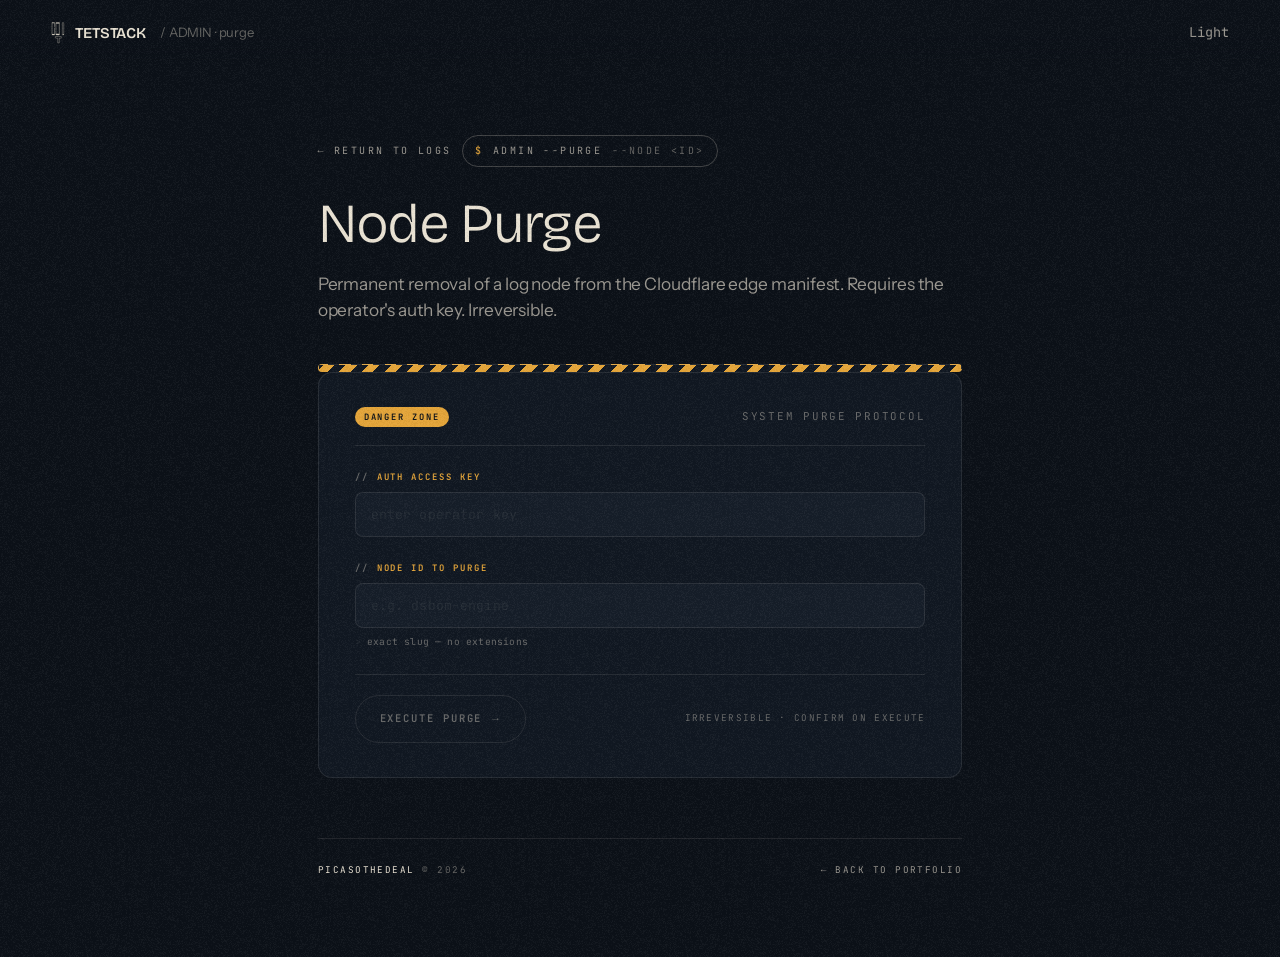
<file: admin/delete.html>
<!DOCTYPE html>
<html lang="en">
<head>
<meta charset="UTF-8">
<meta name="theme-color" content="#0c1118">
<meta name="robots" content="noindex">
<meta name="viewport" content="width=device-width, initial-scale=1.0">
<title>Systems Console — Node Purge</title>
<script>try{if(localStorage.getItem('tetstack-theme')==='light')document.documentElement.classList.add('light')}catch(e){}</script>
<link rel="icon" href="/assets/favicon.svg" type="image/svg+xml">
<link rel="stylesheet" href="/assets/tetstack.css?v=2">
<style>
:root{
  --white:#ffffff;
  --lime-cream:#e7ff8d;
  --chartreuse:#ceff1a;
  --forest-moss:#67800d;
  --black:#000000;

  --bg:#233D4D;
  --fg:#ffffff;
  --fg-dim:rgba(255,255,255,.62);
  --fg-faint:rgba(255,255,255,.36);
  --fg-ghost:rgba(255,255,255,.14);
  --line:rgba(255,255,255,.14);
  --line-hi:rgba(255,255,255,.34);

  --font-mono:'JetBrains Mono','SF Mono','Cascadia Code','Consolas',monospace;
  --font-serif:'Instrument Serif',Georgia,'Times New Roman',serif;
  --font-pixel:'Press Start 2P',system-ui;

  --ease:cubic-bezier(.22,1,.36,1);

  --dune-bg:none;
}

*,*::before,*::after{box-sizing:border-box;margin:0;padding:0;}

html{background:var(--bg);font-size:16px;-webkit-font-smoothing:antialiased;-moz-osx-font-smoothing:grayscale;}

body{
  min-height:100vh;
  background:var(--bg);
  color:var(--fg);
  font-family:var(--font-mono);
  font-weight:400;
  line-height:1.6;
  letter-spacing:-.005em;
}

::selection{background:var(--chartreuse); color:var(--black);}

#bg-canvas{position:fixed; inset:0; z-index:0; pointer-events:none; opacity:.34;}

.topbar{
  position:fixed; top:0; left:0; right:0; z-index:65;
  display:flex; align-items:center; justify-content:space-between;
  padding:22px clamp(24px,3.4vw,60px);
  pointer-events:none;
  border-bottom:1px solid rgba(255,255,255,.06);
  box-shadow:0 8px 32px rgba(0,0,0,.55);
  backdrop-filter:blur(14px) saturate(1.4);
  -webkit-backdrop-filter:blur(14px) saturate(1.4);
}
.wordmark{
  font-family:var(--font-pixel);
  font-size:.7rem;
  letter-spacing:.04em;
  color:var(--white);
  text-decoration:none;
  pointer-events:auto;
}
.wordmark .dot{color:var(--chartreuse);}
.wordmark .slash{color:rgba(255,255,255,.35); margin:0 3px; font-family:var(--font-mono); font-weight:400;}
.top-meta{
  display:flex; align-items:center; gap:14px;
  font-family:var(--font-mono);
  font-size:.62rem;
  letter-spacing:.2em;
  text-transform:uppercase;
  color:rgba(255,255,255,.55);
}
.top-meta .sep{color:rgba(255,255,255,.2);}

.page-wrapper{
  position:relative;
  z-index:2;
  max-width:760px;
  margin:0 auto;
  padding:clamp(96px,13vh,140px) clamp(24px,4.5vw,60px) 80px;
}

.back-link{
  position:relative;
  display:inline-flex;
  align-items:center;
  gap:8px;
  font-family:var(--font-mono);
  font-size:.62rem;
  letter-spacing:.22em;
  text-transform:uppercase;
  color:var(--fg-dim);
  text-decoration:none;
  padding-bottom:3px;
  margin-bottom:34px;
  transition:color .3s var(--ease);
}
.back-link i{font-size:.82rem; color:var(--fg-faint); transition:color .3s var(--ease), transform .35s var(--ease);}
.back-link::after{
  content:'';
  position:absolute; left:0; bottom:0;
  width:100%; height:1px;
  background:var(--chartreuse);
  transform:scaleX(0);
  transform-origin:left;
  transition:transform .45s var(--ease);
}
.back-link:hover{color:var(--white);}
.back-link:hover i{color:var(--chartreuse); transform:translateX(-3px);}
.back-link:hover::after{transform:scaleX(1);}

.console-prompt{
  display:flex;
  align-items:center;
  gap:10px;
  font-family:var(--font-mono);
  font-size:.72rem;
  color:var(--forest-moss);
  margin-bottom:22px;
  letter-spacing:.02em;
}
.console-prompt .path{color:var(--fg-faint);}
.console-prompt .dollar{color:var(--lime-cream);}

.console-title{
  font-family:var(--font-mono);
  font-size:clamp(1.6rem,4vw,2.6rem);
  font-weight:600;
  letter-spacing:-.04em;
  line-height:1.1;
  color:var(--white);
  margin-bottom:14px;
}
.console-title .caret{
  display:inline-block;
  width:.42em; height:.9em;
  background:var(--lime-cream);
  vertical-align:-.05em;
  margin-left:6px;
  animation:caret 1.1s steps(2,start) infinite;
}
@keyframes caret{0%,49%{opacity:1;}50%,100%{opacity:0;}}

.console-sub{
  font-family:var(--font-mono);
  font-size:.78rem;
  line-height:1.8;
  color:var(--fg-dim);
  max-width:58ch;
  margin-bottom:clamp(32px,4.5vh,48px);
}

.hazard{
  height:8px;
  background:repeating-linear-gradient(
    -45deg,
    var(--lime-cream) 0px,
    var(--lime-cream) 8px,
    var(--black) 8px,
    var(--black) 16px
  );
  border:1px solid var(--line);
  border-bottom:none;
}

.panel{
  border:1px solid var(--line);
  padding:clamp(22px,3.4vw,34px) clamp(22px,3.2vw,36px);
  display:flex;
  flex-direction:column;
  gap:24px;
}

.panel-head{
  display:flex;
  align-items:center;
  gap:14px;
  padding-bottom:18px;
  border-bottom:1px solid var(--line);
}
.panel-badge{
  display:inline-flex;
  align-items:center;
  gap:8px;
  font-family:var(--font-mono);
  font-size:.55rem;
  font-weight:600;
  letter-spacing:.22em;
  text-transform:uppercase;
  color:var(--black);
  background:var(--lime-cream);
  padding:3px 9px;
}
.panel-head-title{
  font-family:var(--font-mono);
  font-size:.68rem;
  letter-spacing:.16em;
  text-transform:uppercase;
  color:var(--fg-faint);
  margin-left:auto;
}

.field{
  display:flex;
  flex-direction:column;
  gap:8px;
}
.field-label{
  font-family:var(--font-mono);
  font-size:.56rem;
  font-weight:600;
  letter-spacing:.22em;
  text-transform:uppercase;
  color:var(--chartreuse);
  display:flex;
  align-items:center;
  gap:8px;
}
.field-label::before{content:'// '; color:var(--forest-moss);}
.field-hint{
  font-family:var(--font-mono);
  font-size:.6rem;
  color:var(--fg-faint);
  letter-spacing:.02em;
  margin-top:-2px;
}
.field-hint::before{content:'> '; color:var(--fg-ghost);}

input[type="password"],
input[type="text"]{
  width:100%;
  border:1px solid var(--line);
  padding:13px 15px;
  color:var(--white);
  font-family:var(--font-mono);
  font-size:.82rem;
  letter-spacing:.01em;
  caret-color:var(--chartreuse);
  transition:border-color .3s var(--ease), box-shadow .3s var(--ease);
  outline:none;
  background-color:#233D4D;
  background-image:
    linear-gradient(rgba(35,61,77,0.88), rgba(35,61,77,0.88)),
    var(--dune-bg);
  background-size:cover;
  background-position:center;
  background-repeat:no-repeat;
}
input::placeholder{color:var(--fg-ghost);}
input:hover{border-color:var(--line-hi);}
input:focus{
  border-color:var(--chartreuse);
  box-shadow:0 0 0 3px rgba(206,255,26,.12);
}

.actions{
  display:flex;
  align-items:center;
  gap:14px;
  padding-top:20px;
  border-top:1px solid var(--line);
  flex-wrap:wrap;
}

.btn{
  position:relative;
  display:inline-flex;
  align-items:center;
  gap:10px;
  padding:13px 24px;
  font-family:var(--font-mono);
  font-size:.66rem;
  font-weight:600;
  letter-spacing:.18em;
  text-transform:uppercase;
  text-decoration:none;
  cursor:pointer;
  border:1px solid;
  background:transparent;
  transition:all .3s var(--ease);
  overflow:hidden;
}
.btn i{font-size:.9rem; transition:transform .35s var(--ease);}

.btn-danger{
  background:transparent;
  color:var(--lime-cream);
  border-color:var(--lime-cream);
}
.btn-danger:hover:not(:disabled){
  background:var(--white);
  color:var(--black);
  border-color:var(--white);
}
.btn-danger:hover:not(:disabled) i{transform:translateX(4px);}
.btn-danger:disabled{
  color:var(--fg-ghost);
  border-color:var(--line);
  cursor:not-allowed;
  opacity:.55;
}

.btn-note{
  font-family:var(--font-mono);
  font-size:.58rem;
  letter-spacing:.14em;
  text-transform:uppercase;
  color:var(--fg-faint);
  margin-left:auto;
}

.status{
  display:none;
  margin-top:4px;
  padding:14px 18px;
  border:1px solid var(--line);
  font-family:var(--font-mono);
  font-size:.74rem;
  line-height:1.7;
  letter-spacing:.01em;
  word-break:break-word;
}
.status.visible{display:block;}
.status-pending{
  border-color:var(--line-hi);
  color:var(--chartreuse);
}
.status-ok{
  border-color:var(--lime-cream);
  color:var(--lime-cream);
}
.status-err{
  border-color:var(--white);
  background:var(--white);
  color:var(--black);
}
.status .status-prefix{font-weight:700; margin-right:6px;}

.topbar,
.panel{
  background-color:#233D4D;
  background-image:
    linear-gradient(rgba(35,61,77,0.72), rgba(35,61,77,0.72)),
    var(--dune-bg);
  background-size:cover;
  background-position:center;
  background-repeat:no-repeat;
}

.status.visible{
  background-color:#233D4D;
  background-image:
    linear-gradient(rgba(35,61,77,0.88), rgba(35,61,77,0.88)),
    var(--dune-bg);
  background-size:cover;
  background-position:center;
  background-repeat:no-repeat;
}
.status.status-err{
  background-color:var(--white);
  background-image:none;
}

.page-footer{
  border-top:1px solid var(--line);
  margin-top:60px;
  padding-top:24px;
  display:flex;
  justify-content:space-between;
  flex-wrap:wrap;
  gap:12px;
  font-family:var(--font-mono);
  font-size:.58rem;
  letter-spacing:.16em;
  text-transform:uppercase;
  color:var(--fg-faint);
}
.page-footer .brand-mark{color:var(--lime-cream);}
.page-footer a{
  color:var(--fg-dim);
  text-decoration:none;
  border-bottom:1px solid transparent;
  transition:color .3s, border-color .3s;
}
.page-footer a:hover{color:var(--chartreuse); border-bottom-color:var(--chartreuse);}

@media (max-width:680px){
  .top-meta{display:none;}
  .page-wrapper{padding-top:96px;}
  .btn-note{display:none;}
}
</style>
<link rel="stylesheet" href="/assets/admin-skin.css?v=2">
</head>
<body>


<div id="studio" aria-hidden="true"></div>
<div id="grain" aria-hidden="true"></div>

<header class="hud">
  <a class="brand" href="/" aria-label="Engineering logs"><svg class="logo" viewBox="0 0 120 192" fill="none" stroke-linecap="square" aria-hidden="true"><g class="lg-shadow" stroke="#5e625b" fill="none"><path d="M10.5 9 V114.5 H32.5 V9 Z" stroke-width="3" fill="none"/><path d="M44.5 9 V114.5 H74.5 V9 Z" stroke-width="3" fill="none"/><path d="M104.5 9 V114.5 H112.5 V9 Z" stroke-width="2.4" fill="none"/><path d="M42.6 129.2 C55 128.4 76 128.6 90.8 129.6 L91.2 144 C86 143.8 79 143.6 73.2 144.2 L73.6 185.4 C69 185.6 64 185.8 60.4 185.6 L59.8 144.6 C53 144.2 47 144.4 43.2 143.4 Z" stroke-width="3" fill="none"/></g><g class="lg-ink" stroke="#ecebe2" fill="none"><path d="M30 40 V6 H8 V112 H30 V54" stroke-width="3.2"/><rect x="8" y="105" width="22" height="7" stroke="none" fill="#ecebe2"/><rect x="8" y="6" width="22" height="4" stroke="none" fill="#ecebe2"/><path d="M42 70 V6 H72 V112 H42 V82" stroke-width="3.2"/><rect x="42" y="6" width="30" height="6.5" stroke="none" fill="#ecebe2"/><rect x="42" y="103" width="30" height="9" stroke="none" fill="#ecebe2"/><path d="M102 6 H110 V112 H102 Z" stroke-width="2.6"/><rect x="102" y="106" width="8" height="6" stroke="none" fill="#ecebe2"/><path d="M40.2 126.6 C53 125.6 74 125.9 88.4 127 L88.8 141.4 C83.6 141.1 76.6 140.9 70.8 141.6 L71.2 182.8 C66.6 183 61.6 183.2 58 183 L57.4 142 C50.6 141.6 44.6 141.8 40.8 140.8 Z" stroke-width="2.6" fill="none"/></g><g class="lg-ghost" stroke="#b5bba8" fill="none" opacity=".42"><path d="M34.5 10 H37.5 V107 H34.5 Z" stroke-width="1.4" fill="none"/><path d="M77 10 H97 V106 H77 Z" stroke-width="2.6" fill="none"/><rect x="77" y="96" width="20" height="10" stroke="none" fill="#b5bba8"/></g></svg><span class="chrome-t">TETSTACK</span><span class="brand-sub">/ ADMIN · purge</span></a>
  <div class="hud-r">
    <button class="key theme-key" type="button" id="theme-toggle" aria-pressed="false" aria-label="Switch to light theme"><span class="tk-ico" aria-hidden="true"></span><span class="tk-lbl" id="theme-lbl">LIGHT</span></button>
    <div class="lcd-mini" aria-hidden="true"><span class="lcd-lbl">MODE</span><span class="seg">PURGE</span><span class="lcd-lbl">TIME</span><span class="seg" id="hud-clock">00:00:00</span></div>
  </div>
</header>

<div class="page-wrapper">

  <a href="/" class="back-link">
    <span>←</span>
    return to logs
  </a>

  <div class="console-prompt">
    <span class="dollar">$</span>
    <span>admin --purge</span>
    <span class="path">--node &lt;id&gt;</span>
  </div>

  <h1 class="console-title">Node Purge<span class="caret"></span></h1>
  <p class="console-sub">
    Permanent removal of a log node from the Cloudflare edge manifest.
    Requires the operator's auth key. Irreversible.
  </p>

  <div class="hazard" aria-hidden="true"></div>

  <form class="panel" id="purge-form" autocomplete="off" onsubmit="purgeLogNode(event);">
    <div class="panel-head">
      <span class="panel-badge">Danger Zone</span>
      <span class="panel-head-title">System Purge Protocol</span>
    </div>

    <div class="field">
      <label class="field-label" for="secret">Auth Access Key</label>
      <input type="password" id="secret" name="secret" autocomplete="current-password" spellcheck="false" placeholder="enter operator key">
    </div>

    <div class="field">
      <label class="field-label" for="id">Node ID to Purge</label>
      <input type="text" id="id" name="id" autocomplete="off" spellcheck="false" placeholder="e.g. dsbom-engine">
      <span class="field-hint">exact slug — no extensions</span>
    </div>

    <div class="actions">
      <button type="submit" id="purge-btn" class="btn btn-danger" disabled>
        Execute Purge <span>→</span>
      </button>
      <span class="btn-note">irreversible · confirm on execute</span>
    </div>

    <div id="status" class="status" role="status" aria-live="polite"></div>
  </form>

  <footer class="page-footer">
    <span><span class="brand-mark">PicasoTheDeal</span> © 2026</span>
    <span><a href="https://tetstack.dev">← back to portfolio</a></span>
  </footer>
</div>

<script src="/assets/tetstack.js"></script>
<script>

(function initPurgeGate(){
  const secretEl = document.getElementById('secret');
  const idEl     = document.getElementById('id');
  const btn      = document.getElementById('purge-btn');
  if (!secretEl || !idEl || !btn) return;

  function refresh(){
    const ok = secretEl.value.trim().length > 0 && idEl.value.trim().length > 0;
    btn.disabled = !ok;
  }
  secretEl.addEventListener('input', refresh);
  idEl.addEventListener('input', refresh);
  refresh();
})();

function setStatus(kind, prefix, msg){
  const el = document.getElementById('status');
  if (!el) return;
  el.className = 'status visible status-' + kind;
  el.innerHTML = '<span class="status-prefix">[' + prefix + ']</span>' + msg;
}

async function purgeLogNode(event){
  if (event) event.preventDefault();

  const id = document.getElementById('id').value.trim();
  const secret = document.getElementById('secret').value;

  if (!id){
    setStatus('err', '-', 'node id is required.');
    return;
  }

  if (!confirm("CAUTION: This will permanently delete node '" + id + "'. Proceed?")) return;

  setStatus('pending', '*', 'transmitting purge command to Cloudflare edge…');

  try {
    const res = await fetch('/api/publish', {
      method: 'DELETE',
      headers: { 'Content-Type': 'application/json' },
      body: JSON.stringify({ secret: secret, id: id })
    });

    if (res.ok){
      setStatus('ok', '+', "node '" + id + "' purged. pipeline rebuilding. (remember: git pull, if locally deployed)");
      document.getElementById('id').value = '';
    } else {
      let output = {};
      try { output = await res.json(); } catch (_) {}
      setStatus('err', '-', 'pipeline rejection: ' + (output.error || res.status + ' ' + res.statusText));
    }
  } catch (e){
    setStatus('err', '-', 'network execution error.');
  }
}
</script>
</body>
</html>
</file>
<file: assets/tetstack.css>
@font-face{font-family:'Bricolage';font-weight:200 800;font-display:swap;src:url(/assets/fonts/bricolage-grotesque-latin-wght-normal.woff2) format('woff2-variations'),url(/assets/fonts/bricolage-grotesque-latin-wght-normal.woff2) format('woff2')}
@font-face{font-family:'Instrument Sans';font-weight:400;font-display:swap;src:url(/assets/fonts/instrument-sans-latin-400-normal.woff2) format('woff2')}
@font-face{font-family:'Instrument Sans';font-weight:500;font-display:swap;src:url(/assets/fonts/instrument-sans-latin-500-normal.woff2) format('woff2')}
@font-face{font-family:'Instrument Sans';font-weight:600;font-display:swap;src:url(/assets/fonts/instrument-sans-latin-600-normal.woff2) format('woff2')}
@font-face{font-family:'JetBrains Mono';font-weight:400;font-display:swap;src:url(/assets/fonts/jetbrains-mono-latin-400-normal.woff2) format('woff2')}
@font-face{font-family:'JetBrains Mono';font-weight:600;font-display:swap;src:url(/assets/fonts/jetbrains-mono-latin-600-normal.woff2) format('woff2')}

:root{
  --bg:#0c1118;
  --bg-2:#111822;
  --fg:#e9e2d3;
  --fg-2:rgba(233,226,211,.64);
  --fg-3:rgba(233,226,211,.4);
  --line:rgba(233,226,211,.1);
  --line-2:rgba(233,226,211,.24);
  --acc:#e4a53a;
  --img-bg:#161e29;
  --sans:'Instrument Sans',ui-sans-serif,system-ui,sans-serif;
  --serif:'Bricolage',ui-sans-serif,system-ui,sans-serif;
  --mono:'JetBrains Mono',ui-monospace,SFMono-Regular,Menlo,Consolas,monospace;
  --ease:cubic-bezier(.2,.7,.2,1);
  --wrap:1240px;
  --gut:clamp(20px,4vw,56px);

  --g0:var(--bg);--g1:var(--bg-2);--g2:#18212d;--g3:#222d3b;--g4:#3a4656;--g5:#5b6878;
  --silver:var(--fg);--silver2:var(--fg-2);--dim:var(--fg-2);--faint:var(--fg-3);--ghost:rgba(233,226,211,.08);
  --line-hi:var(--line-2);
  --lcd:var(--img-bg);--lcd-hi:var(--bg-2);--seg:var(--fg);--seg-off:rgba(233,226,211,.08);
  --gold:var(--acc);--red:#d2603a;--blue:#5f8fc9;
  --plate-a:var(--bg-2);--plate-b:var(--img-bg);--plate-ring:var(--line);--plate-gap:var(--bg);
  --chrome:var(--fg);--steel:var(--acc);
  --f-d:var(--serif);--f-s:var(--sans);--f-m:var(--mono);--f-seg:var(--mono);
}
html.light{
  --bg:#ebe3d2;
  --bg-2:#e1d8c5;
  --fg:#121a26;
  --fg-2:rgba(18,26,38,.66);
  --fg-3:rgba(18,26,38,.42);
  --line:rgba(18,26,38,.12);
  --line-2:rgba(18,26,38,.26);
  --acc:#b5491b;
  --img-bg:#d6ccb7;
  --g2:#d2c8b3;--g3:#c6bba5;--g4:#9b927f;--g5:#6f685a;
  --ghost:rgba(18,26,38,.08);--seg-off:rgba(18,26,38,.08);
  --red:#b5491b;--blue:#2f5f9e;
  color-scheme:light;
}

*,*::before,*::after{box-sizing:border-box;margin:0;padding:0}
html{scroll-behavior:smooth;-webkit-text-size-adjust:100%;background:var(--bg)}
@media (prefers-reduced-motion:reduce){html{scroll-behavior:auto}}
body{background:var(--bg);color:var(--fg);font-family:var(--sans);font-size:16px;font-weight:400;line-height:1.55;-webkit-font-smoothing:antialiased;-moz-osx-font-smoothing:grayscale;overflow-x:hidden;min-height:100vh;transition:background .5s var(--ease),color .5s var(--ease);-webkit-tap-highlight-color:transparent}
a{color:inherit;text-decoration:none}
button{font:inherit;color:inherit;background:none;border:0;cursor:pointer}
img{display:block;max-width:100%}
::selection{background:var(--acc);color:var(--bg)}
:focus-visible{outline:1px solid var(--fg);outline-offset:3px}

.sr{position:absolute;width:1px;height:1px;overflow:hidden;clip:rect(0 0 0 0);white-space:nowrap}
.wrap{width:min(var(--wrap),100% - 2*var(--gut));margin-inline:auto}
.mono{font-family:var(--mono);font-size:11px;letter-spacing:.08em;text-transform:uppercase;color:var(--fg-3)}
.ul{border-bottom:1px solid var(--line-2);padding-bottom:2px;transition:color .3s,border-color .3s}
.ul:hover{color:var(--fg);border-color:var(--acc)}

#grain{position:fixed;inset:-50%;width:200%;height:200%;z-index:90;pointer-events:none;opacity:.14;background-repeat:repeat;background-size:200px 200px;animation:grain 1.2s steps(3) infinite}
html.light #grain{opacity:.08}
@keyframes grain{0%{transform:translate3d(0,0,0)}33%{transform:translate3d(-17px,9px,0)}66%{transform:translate3d(11px,-13px,0)}100%{transform:translate3d(0,0,0)}}
@media (prefers-reduced-motion:reduce){#grain{animation:none}}

.nav,.hud{position:fixed;top:0;left:0;right:0;z-index:80;display:flex;align-items:center;justify-content:space-between;padding:18px var(--gut);background:linear-gradient(var(--bg) 55%,transparent);transition:background .5s var(--ease)}
.brand{display:flex;align-items:center;gap:10px;font-family:var(--serif);font-weight:600;font-size:15px;letter-spacing:-.01em}
.brand svg{width:14px;height:22px}
.brand .lg-ink{stroke:var(--fg)}.brand .lg-ink rect{fill:var(--fg)}
.brand .lg-shadow,.brand .lg-ghost{display:none}
.brand small{font-family:var(--sans);font-weight:400;font-size:13px;color:var(--fg-3);margin-left:-2px}
.nav-links{display:flex;gap:26px;font-size:13.5px;color:var(--fg-2)}
.nav-links a,.nav-links button{position:relative;padding:4px 0;transition:color .3s}
.nav-links a::after{content:"";position:absolute;left:0;right:0;bottom:0;height:1px;background:var(--acc);transform:scaleX(0);transform-origin:right;transition:transform .45s var(--ease)}
.nav-links a:hover,.nav-links a.on{color:var(--fg)}
.nav-links a:hover::after,.nav-links a.on::after{transform:scaleX(1);transform-origin:left}
#theme{color:var(--fg-2)}#theme:hover{color:var(--fg)}
@media (max-width:720px){.nav-links a:not(.keep){display:none}}

.sec-head{display:grid;grid-template-columns:200px 1fr;gap:24px;align-items:baseline;margin-bottom:clamp(34px,4.5vw,60px)}
.sec-head h1,.sec-head h2{font-family:var(--serif);font-weight:300;font-size:clamp(30px,3.8vw,56px);line-height:1.04;letter-spacing:-.03em;font-variation-settings:'opsz' 96}
.sec-head em{font-style:normal;color:var(--acc)}
.sec-head .lede{margin-top:14px;color:var(--fg-2);max-width:52ch;font-size:16px}
@media (max-width:720px){.sec-head{grid-template-columns:1fr;gap:10px}}

.rv{opacity:0;transform:translateY(22px);transition:opacity .9s var(--ease),transform .9s var(--ease)}
.rv.in{opacity:1;transform:none}
@media (prefers-reduced-motion:reduce){.rv{transition:none;opacity:1;transform:none}}

.foot{display:flex;justify-content:space-between;align-items:center;flex-wrap:wrap;gap:12px;margin-top:clamp(70px,9vw,120px);padding:22px 0 30px;border-top:1px solid var(--line);font-size:13px;color:var(--fg-3)}
.foot nav{display:flex;gap:20px}
.foot a,.foot button{color:var(--fg-2);transition:color .3s}.foot a:hover,.foot button:hover{color:var(--fg)}

.hud .rail,.hud .lcd-mini,.hud .tk-ico{display:none}
.hud .brand-sub{font-family:var(--sans);font-weight:400;font-size:13px;color:var(--fg-3);margin-left:4px}
.hud .key.theme-key{border:0;padding:4px 0;font-size:13.5px;color:var(--fg-2);border-radius:0}
.hud .key.theme-key:hover{background:none;color:var(--fg)}
.hud .chrome-t{font-family:var(--serif);font-weight:600;font-size:15px;letter-spacing:-.01em;text-transform:none}
.plate,.lcd-panel{border-radius:10px;background:var(--img-bg);border:1px solid var(--line)}
.key{display:inline-flex;align-items:center;gap:8px;border:1px solid var(--line-2);border-radius:999px;padding:8px 16px;font-size:13px;transition:background .3s,color .3s,border-color .3s}
.key:hover{background:var(--acc);border-color:var(--acc);color:#0a0b0a}
.chrome-t,.h2{font-family:var(--serif);font-weight:300;letter-spacing:-.03em}
.seg{font-family:var(--mono)}
.lcd-lbl,.eyebrow,.tag{font-family:var(--mono);font-size:11px;letter-spacing:.08em;text-transform:uppercase;color:var(--fg-3)}
.ink-red{color:var(--red)}.ink-gold{color:var(--acc)}.ink-blue{color:var(--blue)}
</file>
<file: assets/admin-skin.css>
/* Admin skin — maps the admin console's local tokens onto the site theme (tetstack.css).
   Dark values live on :root, light values on html.light. No self-referencing vars. */
:root{
  --bg:#0c1118;
  --fg:#e9e2d3;
  --fg-dim:rgba(233,226,211,.64);
  --fg-faint:rgba(233,226,211,.4);
  --fg-ghost:rgba(233,226,211,.08);
  --line:rgba(233,226,211,.1);
  --line-hi:rgba(233,226,211,.24);
  --white:#e9e2d3;
  --black:#0c1118;
  --chartreuse:#e4a53a;
  --lime-cream:#e4a53a;
  --forest-moss:rgba(233,226,211,.4);
  --font-mono:'JetBrains Mono',ui-monospace,SFMono-Regular,Menlo,Consolas,monospace;
  --font-serif:'Instrument Sans',ui-sans-serif,system-ui,sans-serif;
  --font-pixel:'Bricolage',ui-sans-serif,system-ui,sans-serif;
  --ease:cubic-bezier(.2,.7,.2,1);
  --dune-bg:none;
}
html.light{
  --bg:#ebe3d2;
  --fg:#121a26;
  --fg-dim:rgba(18,26,38,.66);
  --fg-faint:rgba(18,26,38,.42);
  --fg-ghost:rgba(18,26,38,.08);
  --line:rgba(18,26,38,.12);
  --line-hi:rgba(18,26,38,.26);
  --white:#121a26;
  --black:#ebe3d2;
  --chartreuse:#b5491b;
  --lime-cream:#b5491b;
  --forest-moss:rgba(18,26,38,.42);
}

html,body{background:var(--bg)}
body{color:var(--fg);transition:background .5s var(--ease),color .5s var(--ease)}
::selection{background:var(--acc);color:var(--bg)}
.page-wrapper{position:relative;z-index:1;padding-top:clamp(110px,15vh,150px)!important}

.console-prompt{font-size:10px;letter-spacing:.24em;text-transform:uppercase;display:inline-flex;padding:7px 12px;border:1px solid var(--line-2);border-radius:999px;color:var(--fg-2)}
.console-title{font:300 clamp(32px,4.3vw,64px)/1.04 var(--serif)!important;letter-spacing:-.03em!important;color:var(--fg)!important;margin-bottom:18px!important}
.console-title .caret{display:none}
.console-sub{font:400 clamp(17px,1.35vw,20px)/1.5 var(--sans)!important;color:var(--fg-2)!important}

.panel,.payload-panel,.payload-head,.payload-body,.payload-foot,.status,.status.visible{background-image:none!important}
.panel,.payload-panel{border:1px solid var(--line)!important;border-radius:14px;background-color:var(--bg-2)!important;box-shadow:none}
.payload-panel{overflow:hidden}
.payload-head,.payload-foot{background-color:transparent!important;border-color:var(--line)!important}
.payload-body{background-color:var(--img-bg)!important;border-color:var(--line)!important;color:var(--fg)}
.payload-body{scrollbar-color:var(--line-2) transparent}
.payload-body::-webkit-scrollbar-thumb{background:var(--line-2)}
.payload-code,.payload-code .pk,.payload-code .pv-brace,.payload-code .pv-comma{color:var(--fg-2)!important}
.payload-code .pv-string{color:var(--blue)!important}
.payload-code .pv-number{color:var(--red)!important}
.payload-code .pv-empty{color:var(--fg-3)!important}
.payload-foot .payload-ok{color:var(--acc)}
.payload-foot .payload-bad{color:var(--fg-3)}
.panel-badge{background:var(--acc)!important;color:var(--bg)!important;border-radius:999px}

input[type="password"],input[type="text"],input[type="number"],textarea{background-color:var(--img-bg)!important;background-image:none!important;border-radius:8px;border-color:var(--line)!important;color:var(--fg)!important;caret-color:var(--acc)}
input:hover,textarea:hover{border-color:var(--line-2)!important}
input:focus,textarea:focus{border-color:var(--acc)!important;box-shadow:0 0 0 3px rgba(228,165,58,.18)!important}
html.light input:focus,html.light textarea:focus{box-shadow:0 0 0 3px rgba(181,73,27,.16)!important}

.btn{border-radius:999px!important;height:48px;padding:0 24px!important}
.btn-primary,.btn-danger{background:var(--fg)!important;color:var(--bg)!important;border:1px solid var(--fg)!important;box-shadow:none}
.btn-primary:hover:not(:disabled){background:var(--acc)!important;border-color:var(--acc)!important;color:var(--bg)!important;transform:translateY(-2px)}
.btn-danger{background:var(--red)!important;border-color:var(--red)!important;color:var(--bg)!important}
.btn-danger:hover:not(:disabled){background:transparent!important;color:var(--red)!important;transform:translateY(-2px)}
.btn-primary:disabled,.btn-danger:disabled{background:transparent!important;color:var(--fg-3)!important;border-color:var(--line)!important;opacity:1!important}

.status,.status.visible{background-color:var(--ghost)!important;border-radius:10px;border-color:var(--line)!important;color:var(--fg-2)}
.status.status-pending{color:var(--acc)!important;border-color:var(--line-2)!important}
.status.status-ok{color:var(--acc)!important;border-color:var(--acc)!important}
.status.status-err{background-color:transparent!important;color:var(--red)!important;border-color:var(--red)!important}

.back-link{font-size:10px!important;letter-spacing:.24em!important;text-transform:uppercase}
.page-footer{border-top:1px solid var(--line)}
.page-footer .brand-mark{color:var(--fg)!important}
.hazard{border-radius:8px;background:repeating-linear-gradient(-45deg,var(--acc) 0,var(--acc) 8px,var(--bg-2) 8px,var(--bg-2) 16px);border-color:var(--line)}
</file>
